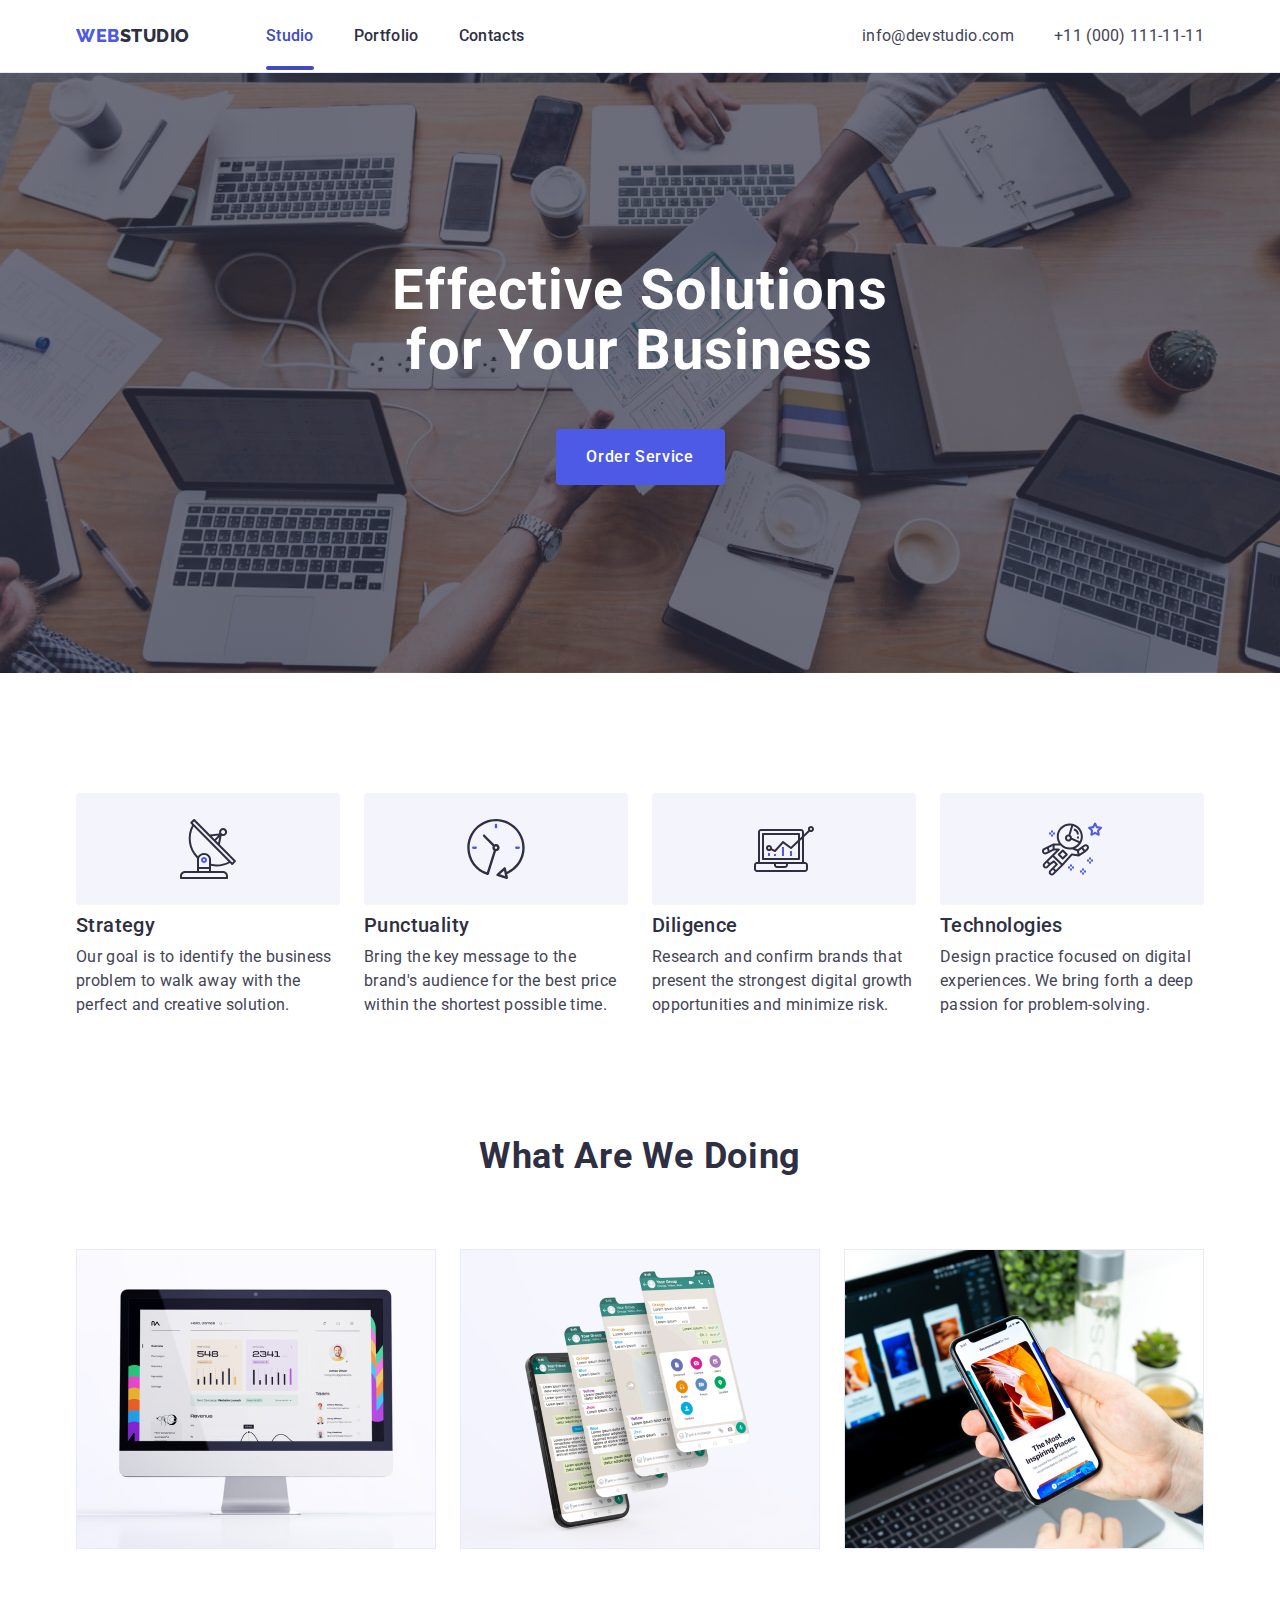
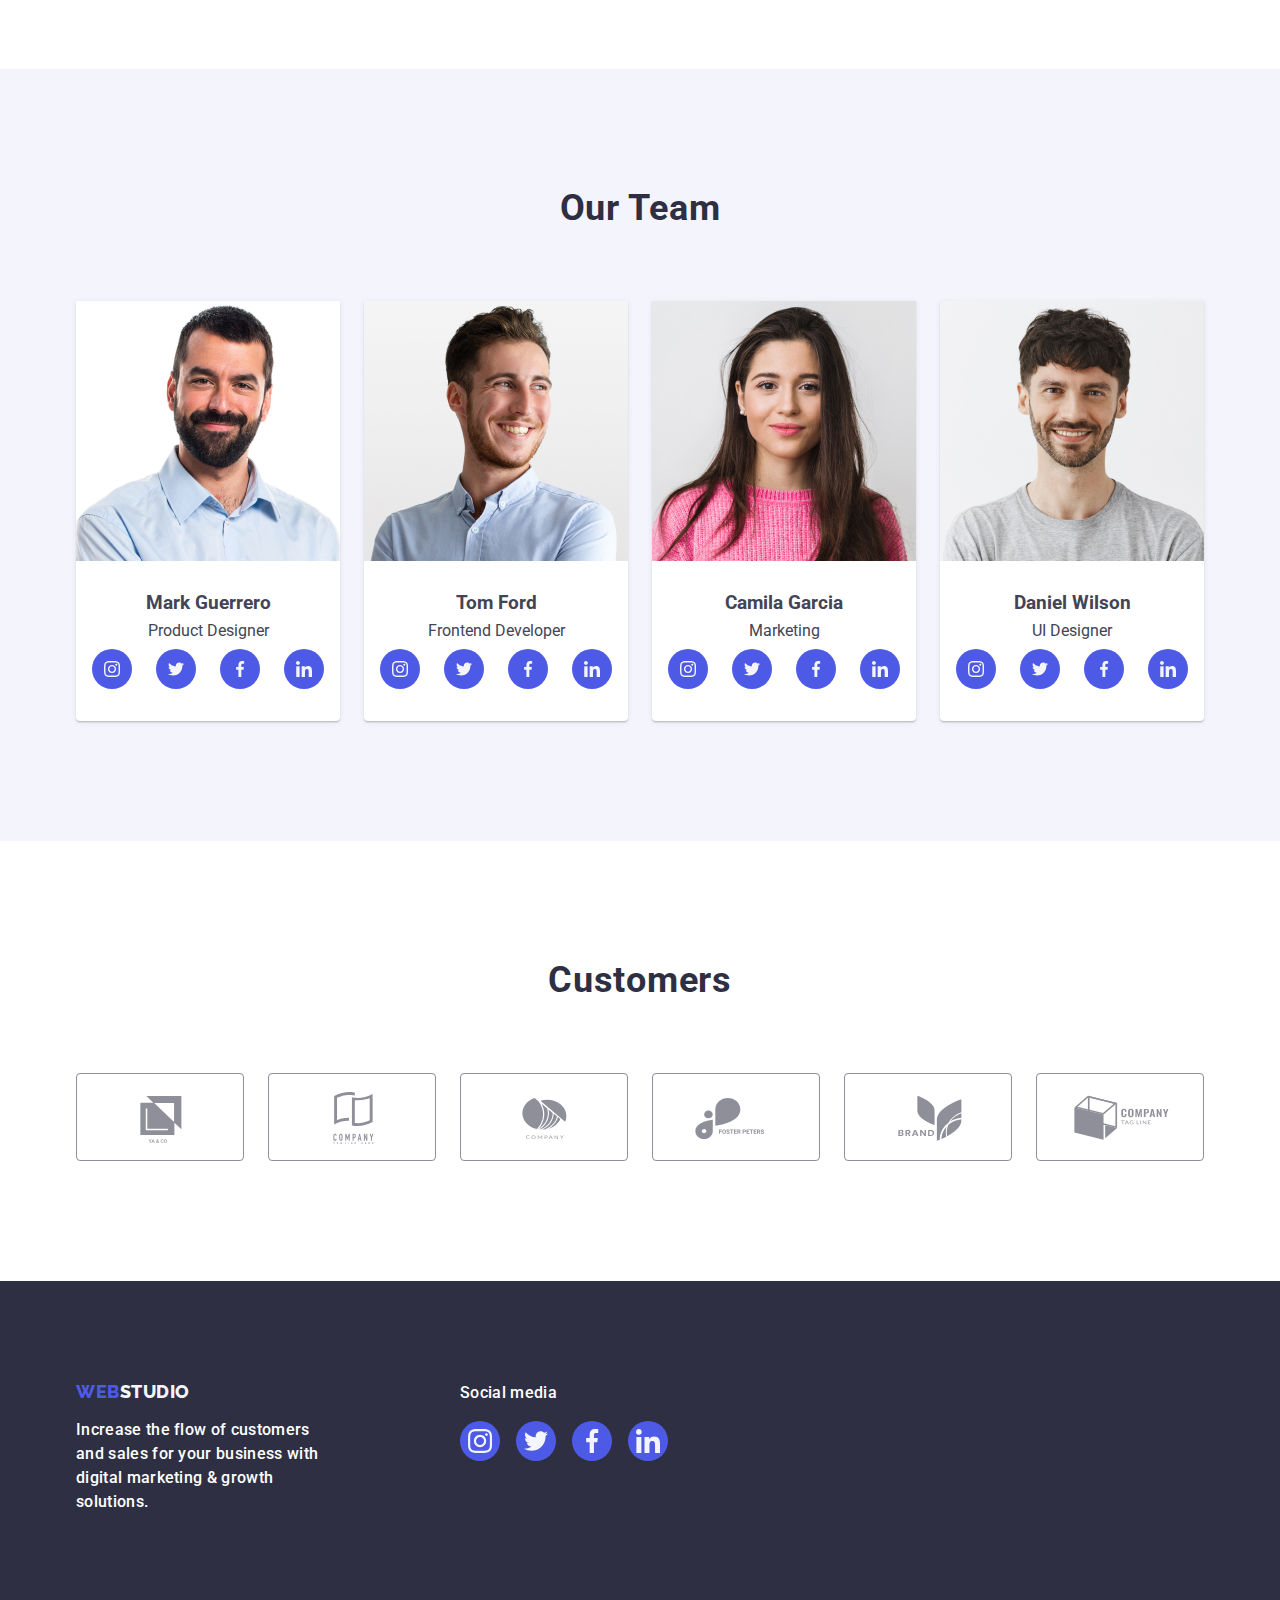
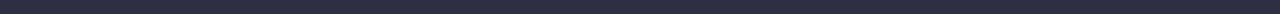
<file: index.html>
<!DOCTYPE html>
<html lang="en">

<head>
    <meta charset="UTF-8">
    <meta name="viewport" content="width=device-width, initial-scale=1.0">
    <link rel="preconnect" href="https://fonts.googleapis.com">
    <link rel="preconnect" href="https://fonts.gstatic.com" crossorigin>
    <link
        href="https://fonts.googleapis.com/css2?family=Raleway:wght@800&family=Roboto:wght@400;500;700;900&display=swap"
        rel="stylesheet">
    <title>webstudio</title>

    <link rel="stylesheet" href="./css/modern-normalize.min.css" />
    <link rel="stylesheet" href="./css/styles.css" />
</head>

<body>
    <header class="page-header">
        <div class="container header-container">
            <nav class="page-nav">
                <a class="logotype link" href="./index.html">Web<span class="logotype-black">Studio</span></a>

                <ul class="list menu">
                    <li class="menu-item">
                        <a class="menu-item-link current link" href="./index.html">Studio</a>
                    </li>
                    <li class="menu-item">
                        <a class="menu-item-link link" href="./portfolio.html">Portfolio</a>
                    </li>
                    <li class="menu-item">
                        <a class="menu-item-link link" href="">Contacts</a>
                    </li>
                </ul>
            </nav>

            <address class="header-contacts">
                <ul class="list contacts-list">
                    <li class="contacts-list-item">
                        <a class="contacts-list-item link" href="mailto:info@devstudio.com">info@devstudio.com</a>
                    </li>
                    <li class="contacts-list-item">
                        <a class="contacts-list-item link" href="tel:+110001111111">+11 (000) 111-11-11</a>
                    </li>
                </ul>
            </address>
        </div>
    </header>


    <main>
        <!-- hero -->
        <section class="hero">
            <div class="container">
                <h1 class="hero-heading">
                    Effective Solutions for Your Business
                </h1>
                <button data-modal-open class="nav-button" type="button">Order Service</button>

                <!-- #region 
                
                                ---------------------------------------------->
            </div>

        </section>

        <!-- benefits -->
        <section class="section-benefits">
            <div class="container">
                <h2 class="visually-hidden">Features</h2>
                <ul class="list benefits-list">
                    <li class="benefits-item">
                        <div class="section-two-icons">
                            <svg class="benefits-icon" width="64" height="64" aria-label="antenna">
                                <use href="./images/icons.svg#icon-antenna-1">
                                </use>
                            </svg>
                        </div>

                        <h3 class="h-three-headers">Strategy</h3>
                        <p class="p-of-second-section">
                            Our goal is to identify the business
                            problem to walk away with the perfect and creative solution.

                        </p>

                    </li>

                    <li class="benefits-item">
                        <div class="section-two-icons">
                            <svg class="benefits-icon" width="64" height="64" aria-label="antenna">
                                <use href="./images/icons.svg#icon-clock-1">
                                </use>
                            </svg>
                        </div>
                        <h3 class="h-three-headers">Punctuality</h3>
                        <p class="p-of-second-section">
                            Bring the key message to the brand's audience for the best price within
                            the shortest
                            possible
                            time.
                        </p>
                    </li>

                    <li class="benefits-item">
                        <div class="section-two-icons">
                            <svg class="benefits-icon" width="64" height="64" aria-label="antenna">
                                <use href="./images/icons.svg#icon-diagram-1">
                                </use>
                            </svg>
                        </div>
                        <h3 class="h-three-headers">Diligence</h3>
                        <p class="p-of-second-section">
                            Research and confirm brands that present the strongest digital growth
                            opportunities and
                            minimize
                            risk.
                        </p>
                    </li>
                    <li class="benefits-item">
                        <div class="section-two-icons">
                            <svg class="benefits-icon" width="64" height="64" aria-label="antenna">
                                <use href="./images/icons.svg#icon-astronaut-1">
                                </use>
                            </svg>
                        </div>
                        <h3 class="h-three-headers">Technologies</h3>
                        <p class="p-of-second-section">
                            Design practice focused on digital experiences. We bring forth a deep
                            passion for
                            problem-solving.
                        </p>
                    </li>

                </ul>
            </div>
        </section>

        <section class="section-whatwearedoing">
            <div class="container">

                <h2 class="second-heading">What are we doing</h2>
                <ul class="list section-three-list">
                    <li class="s-three-list-item">
                        <img src="./images/desktop_img.jpg" alt="desktop pc" width="360" height="300" />
                    </li>
                    <li class="s-three-list-item">
                        <img src="./images/mobiles_img.jpg" alt="cell phone" width="360" height="300" />
                    </li>
                    <li class="s-three-list-item">
                        <img src="./images/mob_and_desk.jpg" alt="desktop pc and cell phone" width="360" height="300" />
                    </li>
                </ul>
            </div>
        </section>

        <!-- Our team-->
        <section class="section-team">
            <div class="container">
                <h2 class="second-heading">Our Team</h2>
                <ul class="list team-list">
                    <li class="list-item-section-four">
                        <img src="./images/marc_guerrero_img.jpg" alt="photo of Marc Guerrero " width="264"
                            height="260" />
                        <div class="name-and-charge">
                            <h3 class="team-heading .h-three-headers">Mark Guerrero</h3>
                            <p class="p-of-second-fourth">Product Designer</p>
                            <ul class="social-list list">
                                <li class="social-list-item">

                                    <a class="social-icon" href="">
                                        <svg class="vector-image" width="16" height="16" aria-label="">
                                            <use href="./images/icons.svg#icon-instagram-2"></use>
                                        </svg>
                                    </a>

                                </li>
                                <li class="social-list-item">

                                    <a class="social-icon" href="">
                                        <svg class="vector-image" width="16" height="16" aria-label="insta-icon">
                                            <use href="./images/icons.svg#icon-twitter-1"></use>
                                        </svg>
                                    </a>

                                </li>
                                <li class="social-list-item">

                                    <a class="social-icon" href="">
                                        <svg class="vector-image" width="16" height="16" aria-label="">
                                            <use href="./images/icons.svg#icon-facebook-1"></use>
                                        </svg>
                                    </a>

                                </li>
                                <li class="social-list-item">

                                    <a class="social-icon" href="">
                                        <svg class="vector-image" width="16" height="16" aria-label="">
                                            <use href="./images/icons.svg#icon-linkedin-1"></use>
                                        </svg>
                                    </a>

                                </li>
                            </ul>
                        </div>

                    </li>
                    <li class="list-item-section-four">
                        <img src="./images/tom_ford_img.jpg" alt="photo of Tom Ford" width="264" height="260" />
                        <div class="name-and-charge">
                            <h3 class="team-heading .h-three-headers">Tom Ford</h3>
                            <p class="p-of-second-fourth">Frontend Developer</p>
                            <ul class="social-list list">
                                <li class="social-list-item">
                                    <a class="social-icon" href="">
                                        <svg class="vector-image" width="16" height="16" aria-label="">
                                            <use href="./images/icons.svg#icon-instagram-2"></use>
                                        </svg>
                                    </a>

                                </li>
                                <li class="social-list-item">

                                    <a class="social-icon" href="">
                                        <svg class="vector-image" width="16" height="16" aria-label="insta-icon">
                                            <use href="./images/icons.svg#icon-twitter-1"></use>
                                        </svg>
                                    </a>

                                </li>
                                <li class="social-list-item">

                                    <a class="social-icon" href="">
                                        <svg class="vector-image" width="16" height="16" aria-label="fb-icon">
                                            <use href="./images/icons.svg#icon-facebook-1"></use>
                                        </svg>
                                    </a>
                                </li>
                                <li class="social-list-item">

                                    <a class="social-icon" href="">
                                        <svg class="vector-image" width="16" height="16" aria-label="ln-icon">
                                            <use href="./images/icons.svg#icon-linkedin-1"></use>
                                        </svg>
                                    </a>

                                </li>
                            </ul>
                        </div>

                    </li>
                    <li class="list-item-section-four">
                        <img src="./images/camila_gercia_img.jpg" alt="photo of Camila Garcia" width="264"
                            height="260" />
                        <div class="name-and-charge">
                            <h3 class="team-heading .h-three-headers">Camila Garcia</h3>
                            <p class="p-of-second-fourth">Marketing</p>
                            <ul class="social-list list">
                                <li class="social-list-item">

                                    <a class="social-icon" href="">
                                        <svg class="vector-image" width="16" height="16" aria-label="">
                                            <use href="./images/icons.svg#icon-instagram-2"></use>
                                        </svg>
                                    </a>

                                </li>
                                <li class="social-list-item">

                                    <a class="social-icon" href="">
                                        <svg class="vector-image" width="16" height="16" aria-label="insta-icon">
                                            <use href="./images/icons.svg#icon-twitter-1"></use>
                                        </svg>
                                    </a>

                                </li>
                                <li class="social-list-item">

                                    <a class="social-icon" href="">
                                        <svg class="vector-image" width="16" height="16" aria-label="">
                                            <use href="./images/icons.svg#icon-facebook-1"></use>
                                        </svg>
                                    </a>

                                </li>
                                <li class="social-list-item">

                                    <a class="social-icon" href="">
                                        <svg class="vector-image" width="16" height="16" aria-label="">
                                            <use href="./images/icons.svg#icon-linkedin-1"></use>
                                        </svg>
                                    </a>

                                </li>
                            </ul>
                        </div>
                    </li>
                    <li class="list-item-section-four">
                        <img src="./images/daniel_wilson_img.jpg" alt="photo of Daniel Wilson" width="264"
                            height="260" />
                        <div class="name-and-charge">
                            <h3 class="team-heading .h-three-headers">Daniel Wilson</h3>
                            <p class="p-of-second-fourth">UI Designer</p>
                            <ul class="social-list list">
                                <li class="social-list-item">

                                    <a class="social-icon" href="">
                                        <svg class="vector-image" width="16" height="16" aria-label="">
                                            <use href="./images/icons.svg#icon-instagram-2"></use>
                                        </svg>
                                    </a>

                                </li>
                                <li class="social-list-item">

                                    <a class="social-icon" href="">
                                        <svg class="vector-image" width="16" height="16" aria-label="insta-icon">
                                            <use href="./images/icons.svg#icon-twitter-1"></use>
                                        </svg>
                                    </a>

                                </li>
                                <li class="social-list-item">

                                    <a class="social-icon" href="">
                                        <svg class="vector-image" width="16" height="16" aria-label="">
                                            <use href="./images/icons.svg#icon-facebook-1"></use>
                                        </svg>
                                    </a>

                                </li>
                                <li class="social-list-item">

                                    <a class="social-icon" href="">
                                        <svg class="vector-image" width="16" height="16" aria-label="">
                                            <use href="./images/icons.svg#icon-linkedin-1"></use>
                                        </svg>
                                    </a>

                                </li>
                            </ul>
                        </div>
                    </li>

                </ul>
            </div>
        </section>

        <!-- customers -->
        <section class="customers">
            <div class="container">
                <h2 class="second-heading">Customers</h2>
                <ul class="list customer-list">
                    <li class="customer-list-item">


                        <a class="logo-customer-color" href=""><svg class="customer-vector" width="104" height="56"
                                aria-label="customer icon">
                                <use href="./images/icons.svg#icon-Logo"></use>
                            </svg>
                        </a>

                    </li>

                    <li class="customer-list-item">


                        <a class="logo-customer-color" href=""><svg class="customer-vector" width="104" height="56"
                                aria-label="custoner one icon">
                                <use href="./images/icons.svg#icon-Logo-1"></use>
                            </svg>
                        </a>

                    </li>

                    <li class="customer-list-item">


                        <a class="logo-customer-color" href=""><svg class="customer-vector" width="104" height="56"
                                aria-label="customer two icon">
                                <use href="./images/icons.svg#icon-Logo-2"></use>
                            </svg>
                        </a>

                    </li>

                    <li class="customer-list-item">


                        <a class="logo-customer-color" href=""><svg class="customer-vector" width="104" height="56"
                                aria-label="customer three icon">
                                <use href="./images/icons.svg#icon-Logo-3a"></use>
                            </svg>
                        </a>

                    </li>

                    <li class="customer-list-item">


                        <a class="logo-customer-color" href=""><svg class="customer-vector" width="104" height="56"
                                aria-label="custoner four icon">
                                <use href="./images/icons.svg#icon-Logo-3"></use>
                            </svg>
                        </a>

                    </li>

                    <li class="customer-list-item">


                        <a class="logo-customer-color" href=""><svg class="customer-vector" width="104" height="56"
                                aria-label="custoner five icon">
                                <use href="./images/icons.svg#icon-Logo-5"></use>
                            </svg>
                        </a>

                    </li>

                </ul>
            </div>
        </section>


    </main>

    <footer class="footer-bg">
        <div class="container footer-flex">
            <div class="logo-p-footer">
                <a class="logotype logo-bottom link" href="./index.html">Web<span
                        class="logotype-white">Studio</span></a>
                <p class="footer-text">
                    Increase the flow of customers and sales for your business with digital marketing & growth
                    solutions.
                </p>
            </div>
            <div>
                <p class="footer-text">Social media</p>
                <ul class="social-list-footer list">
                    <li class="footer-sociallist-item">

                        <a class="social-icon-footer" href="">
                            <svg class="vector-footer" width="24" height="24" aria-label="">
                                <use href="./images/icons.svg#icon-instagram-2"></use>
                            </svg>
                        </a>

                    </li>
                    <li class="footer-sociallist-item">

                        <a class="social-icon-footer" href="">
                            <svg class="vector-footer" width="24" height="24" aria-label="insta-icon">
                                <use href="./images/icons.svg#icon-twitter-1"></use>
                            </svg>
                        </a>

                    </li>
                    <li class="footer-sociallist-item">

                        <a class="social-icon-footer" href="">
                            <svg class="vector-footer" width="24" height="24" aria-label="">
                                <use href="./images/icons.svg#icon-facebook-1"></use>
                            </svg>
                        </a>

                    </li>
                    <li class="footer-sociallist-item">

                        <a class="social-icon-footer" href="">
                            <svg class="vector-footer" width="24" height="24" aria-label="">
                                <use href="./images/icons.svg#icon-linkedin-1"></use>
                            </svg>
                        </a>

                    </li>
                </ul>
            </div>
        </div>
    </footer>
    <div class="backdrop is-hidden" data-modal>
        <div class="modal">

            <button data-modal-close class="close-btn" type="button">
                <svg class="close-button-icon" width="8" height="8" aria-label="modal window close icon">
                    <use href="./images/icons.svg#icon-close">
                    </use>

                </svg>
            </button>

        </div>

    </div>

    <script src="./js/modal.js"></script>
</body>

</html>
</file>
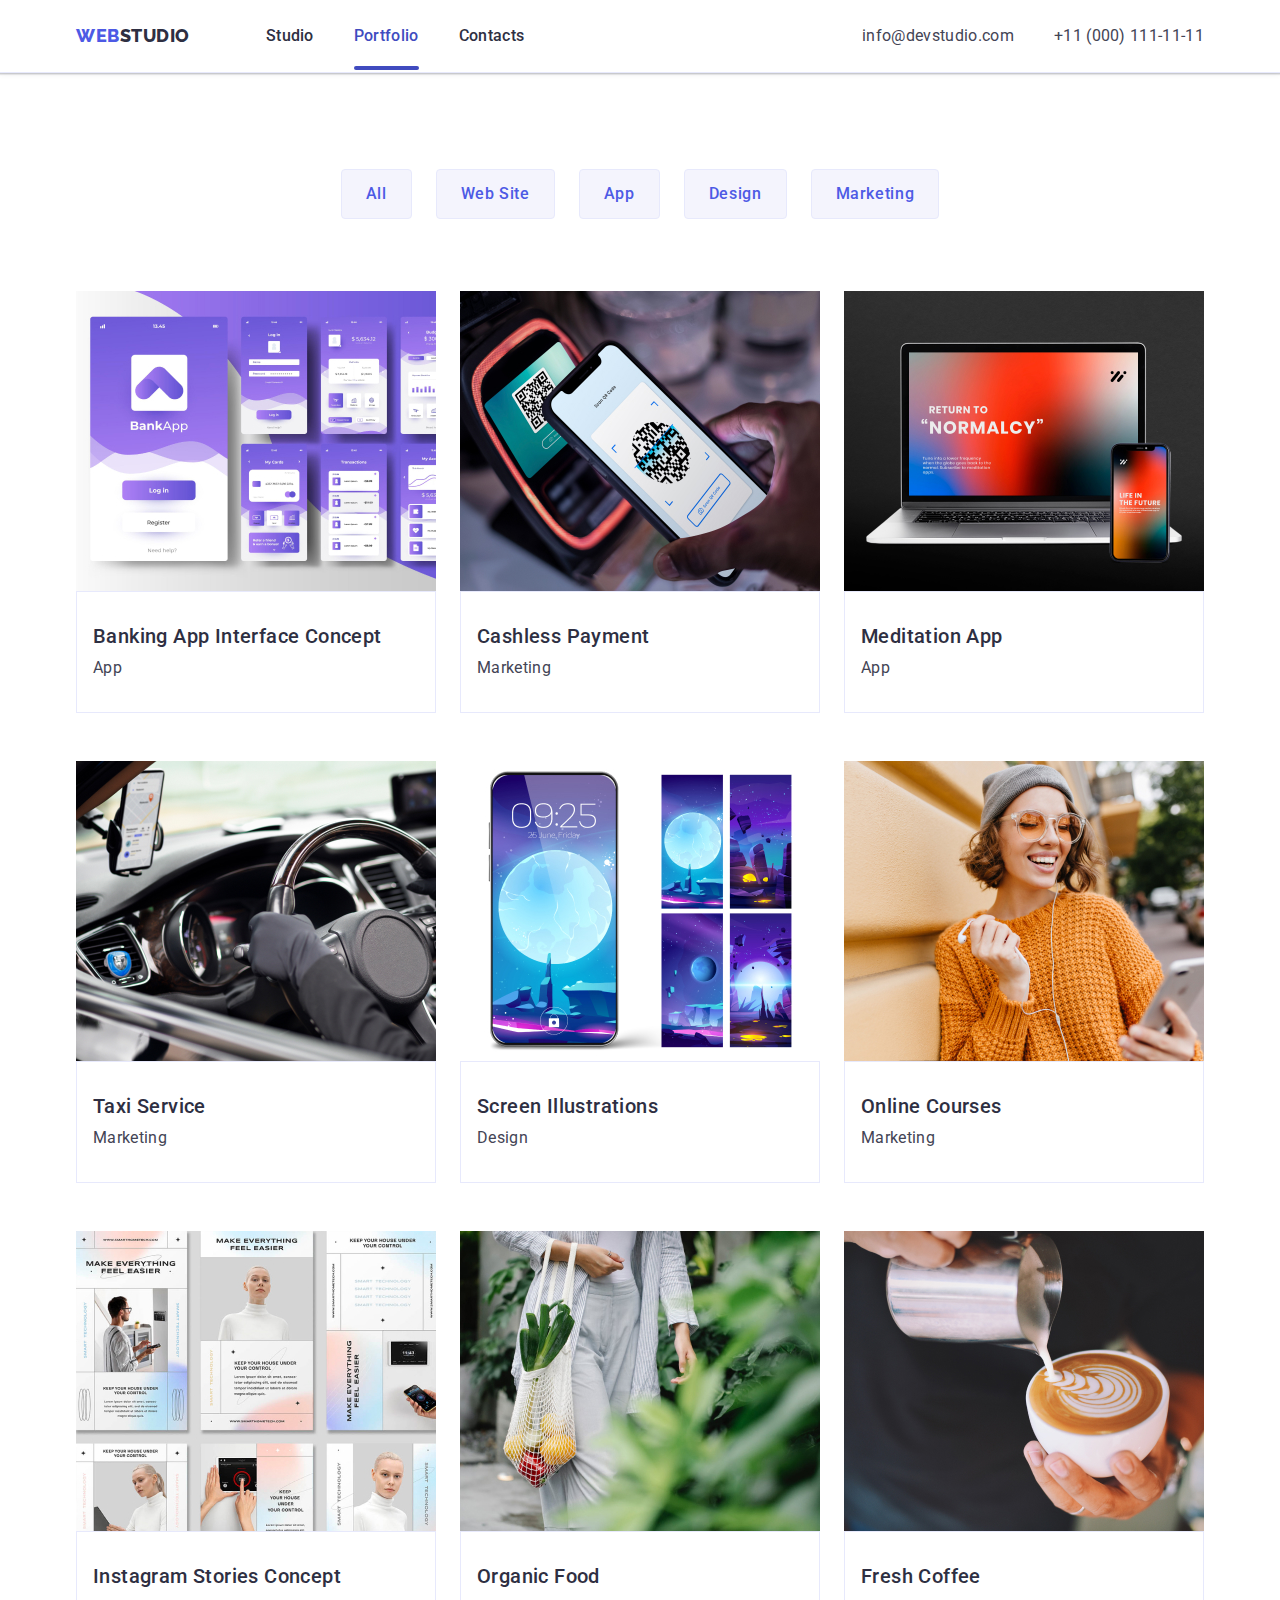
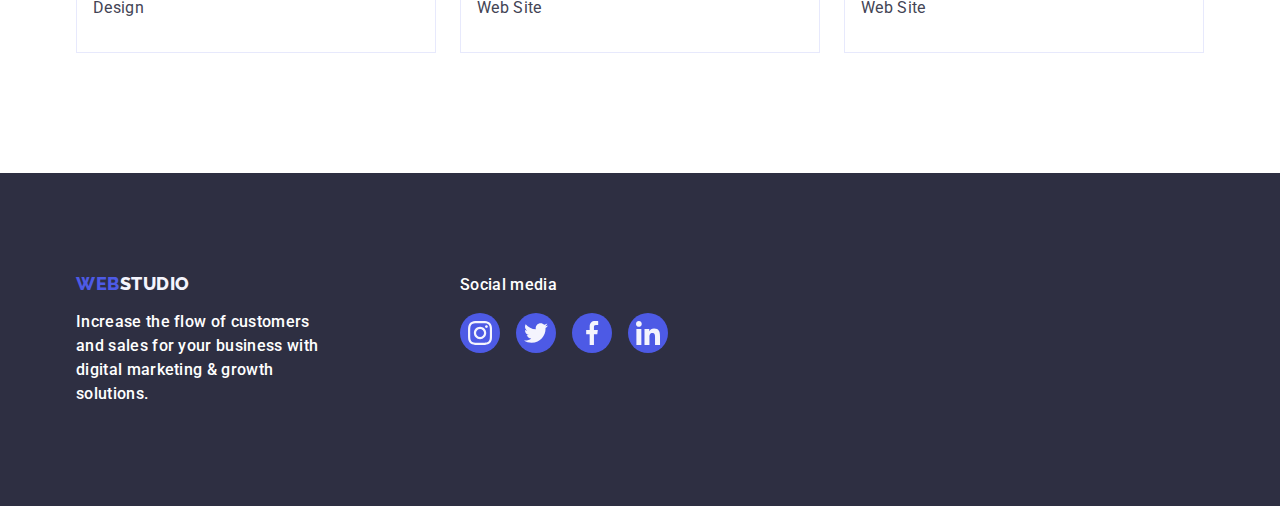
<file: portfolio.html>
<!DOCTYPE html>
<html lang="en">

<head>
    <meta charset="UTF-8">
    <meta name="viewport" content="width=device-width, initial-scale=1.0">
    <link rel="preconnect" href="https://fonts.googleapis.com">
    <link rel="preconnect" href="https://fonts.gstatic.com" crossorigin>
    <link
        href="https://fonts.googleapis.com/css2?family=Raleway:wght@800&family=Roboto:wght@400;500;700;900&display=swap"
        rel="stylesheet">
    <title>portfolio</title>

    <link rel="stylesheet" href="./css/modern-normalize.min.css" />
    <link rel="stylesheet" href="./css/styles.css" />

</head>

<body>

    <header class="page-header">
        <div class="container header-container">
            <nav class="page-nav">
                <a class="logotype link" href="./index.html">Web<span class="logotype-black">Studio</span></a>

                <ul class="list menu">
                    <li class="menu-item">
                        <a class="menu-item-link link" href="./index.html">Studio</a>
                    </li>
                    <li class="menu-item">
                        <a class="menu-item-link current link" href="./portfolio.html">Portfolio</a>
                    </li>
                    <li class="menu-item">
                        <a class="menu-item-link link" href="">Contacts</a>
                    </li>
                </ul>
            </nav>

            <address class="header-contacts">
                <ul class="list contacts-list">
                    <li class="contacts-list-item">
                        <a class="contacts-list-item link" href="mailto:info@devstudio.com">info@devstudio.com</a>
                    </li>
                    <li class="contacts-list-item">
                        <a class="contacts-list-item link" href="tel:+110001111111">+11 (000) 111-11-11</a>
                    </li>
                </ul>
            </address>
        </div>
    </header>



    <main>
        <section class="main-section">
            <div class="container">

                <h1 class="visually-hidden">web studio project cards</h1>
                <!-- button menu -->

                <ul class="portfolio-list list">
                    <li>
                        <button class="portfolio-button" type="button">All</button>
                    </li>

                    <li>
                        <button class="portfolio-button" type="button">Web Site</button>
                    </li>

                    <li>
                        <button class="portfolio-button" type="button">App</button>
                    </li>

                    <li>
                        <button class="portfolio-button" type="button">Design</button>
                    </li>

                    <li>
                        <button class="portfolio-button" type="button">Marketing</button>
                    </li>

                </ul>


                <ul class="project-cards list">
                    <li class="project-cards-li-item">
                        <a class="project-cards-link link" href="">
                            <div class="div-project-cards-link-wrapper">
                                <img src="./images/banking-app.jpg" alt="banking app screenshot" width="360"
                                    height="300" />
                                <p class="overlay">14 Stylish and User-Friendly App Design Concepts · Task Manager App ·
                                    Calorie Tracker App · Exotic Fruit Ecommerce App ·
                                    Cloud Storage App</p>
                            </div>
                            <div class="cards-div">
                                <h2 class="h-two-headers">Banking App Interface Concept</h2>
                                <p class="p-of-fourth-section">App</p>
                            </div>
                        </a>

                    </li>

                    <li class="project-cards-li-item">
                        <a class="project-cards-link link" href="">
                            <div class="div-project-cards-link-wrapper">
                                <img src="./images/cashless-pay.jpg" alt="cashless payment" width="360" height="300" />
                                <p class="overlay">14 Stylish and User-Friendly App Design Concepts · Task Manager App ·
                                    Calorie Tracker App · Exotic Fruit Ecommerce App ·
                                    Cloud Storage App</p>
                            </div>
                            <div class="cards-div">
                                <h2 class="h-two-headers">Cashless Payment</h2>
                                <p class="p-of-fourth-section">Marketing</p>
                            </div>
                        </a>
                    </li>

                    <li class="project-cards-li-item">
                        <a class="project-cards-link link" href="">
                            <div class="div-project-cards-link-wrapper">
                                <img src="./images/meditation-app.jpg" alt="laptop and cell phone" width="360"
                                    height="300" />
                                <p class="overlay">14 Stylish and User-Friendly App Design Concepts · Task Manager App ·
                                    Calorie Tracker App · Exotic Fruit Ecommerce App ·
                                    Cloud Storage App</p>
                            </div>
                            <div class="cards-div">
                                <h2 class="h-two-headers">Meditation App</h2>
                                <p class="p-of-fourth-section">App</p>
                            </div>
                        </a>
                    </li>

                    <li class="project-cards-li-item">
                        <a class="project-cards-link link" href="">
                            <div class="div-project-cards-link-wrapper">
                                <img src="./images/taxi-service.jpg" alt="steering wheel with driver's hands on it"
                                    width="360" height="300" />
                                <p class="overlay">14 Stylish and User-Friendly App Design Concepts · Task Manager App ·
                                    Calorie Tracker App · Exotic Fruit Ecommerce App ·
                                    Cloud Storage App</p>
                            </div>
                            <div class="cards-div">
                                <h2 class="h-two-headers">Taxi Service</h2>
                                <p class="p-of-fourth-section">Marketing</p>
                            </div>
                        </a>
                    </li>

                    <li class="project-cards-li-item">
                        <a class=" project-cards-link link" href="">
                            <div class="div-project-cards-link-wrapper">
                                <img src="./images/screen-illustration.jpg" alt="cell phone screen images" width="360"
                                    height="300" />
                                <p class="overlay">14 Stylish and User-Friendly App Design Concepts · Task Manager App ·
                                    Calorie Tracker App · Exotic Fruit Ecommerce App ·
                                    Cloud Storage App</p>
                            </div>
                            <div class="cards-div">
                                <h2 class="h-two-headers">Screen Illustrations</h2>
                                <p class="p-of-fourth-section">Design</p>
                            </div>
                        </a>
                    </li>

                    <li class="project-cards-li-item">
                        <a class=" project-cards-link link" href="">
                            <div class="div-project-cards-link-wrapper">
                                <img src="./images/online-courses.jpg" alt="a smiling womag stares at her cell phone"
                                    width="360" height="300" />
                                <p class="overlay">14 Stylish and User-Friendly App Design Concepts · Task Manager App ·
                                    Calorie Tracker App · Exotic Fruit Ecommerce App ·
                                    Cloud Storage App</p>
                            </div>
                            <div class="cards-div">
                                <h2 class="h-two-headers">Online Courses</h2>
                                <p class="p-of-fourth-section">Marketing</p>
                            </div>
                        </a>
                    </li>

                    <li class="project-cards-li-item">
                        <a class=" project-cards-link link" href="">
                            <div class="div-project-cards-link-wrapper">
                                <img src="./images/insta-stories.jpg"
                                    alt="several screenshots with heading make everything easier" width="360"
                                    height="300" />
                                <p class="overlay">14 Stylish and User-Friendly App Design Concepts · Task Manager App ·
                                    Calorie Tracker App · Exotic Fruit Ecommerce App ·
                                    Cloud Storage App</p>
                            </div>
                            <div class="cards-div">
                                <h2 class="h-two-headers">Instagram Stories Concept</h2>
                                <p class="p-of-fourth-section">Design</p>
                            </div>
                        </a>
                    </li>

                    <li class="project-cards-li-item">
                        <a class="project-cards-link link" href="">
                            <div class="div-project-cards-link-wrapper">
                                <img src="./images/organic-food.jpg" alt="woman is carrying a bag of vegetables"
                                    width="360" height="300" />
                                <p class="overlay">14 Stylish and User-Friendly App Design Concepts · Task Manager
                                    App ·
                                    Calorie Tracker App · Exotic Fruit Ecommerce App ·
                                    Cloud Storage App</p>
                            </div>
                            <div class="cards-div">
                                <h2 class="h-two-headers">Organic Food</h2>
                                <p class="p-of-fourth-section">Web Site</p>
                            </div>
                        </a>
                    </li>

                    <li class="project-cards-li-item">
                        <a class="project-cards-link link" href="">
                            <div class="div-project-cards-link-wrapper">
                                <img src="./images/fresh-coffee.jpg" alt="the hands makes a cup of cappucino"
                                    width="360" height="300" />
                                <p class="overlay">14 Stylish and User-Friendly App Design Concepts · Task Manager App ·
                                    Calorie Tracker App · Exotic Fruit Ecommerce App ·
                                    Cloud Storage App</p>
                            </div>
                            <div class="cards-div">
                                <h2 class="h-two-headers">Fresh Coffee</h2>
                                <p class="p-of-fourth-section">Web Site</p>
                            </div>
                        </a>
                    </li>

                </ul>
            </div>
        </section>


    </main>

    <footer class="footer-bg">
        <div class="container footer-flex">
            <div class="logo-p-footer">
                <a class="logotype logo-bottom link" href="./index.html">Web<span
                        class="logotype-white">Studio</span></a>
                <p class="footer-text">
                    Increase the flow of customers and sales for your business with digital marketing & growth
                    solutions.
                </p>
            </div>
            <div>
                <p class="footer-text">Social media</p>
                <ul class="social-list-footer list">
                    <li class="footer-sociallist-item">

                        <a class="social-icon-footer" href="">
                            <svg class="vector-footer" width="24" height="24" aria-label="">
                                <use href="./images/icons.svg#icon-instagram-2"></use>
                            </svg>
                        </a>

                    </li>
                    <li class="footer-sociallist-item">

                        <a class="social-icon-footer" href="">
                            <svg class="vector-footer" width="24" height="24" aria-label="insta-icon">
                                <use href="./images/icons.svg#icon-twitter-1"></use>
                            </svg>
                        </a>

                    </li>
                    <li class="footer-sociallist-item">

                        <a class="social-icon-footer" href="">
                            <svg class="vector-footer" width="24" height="24" aria-label="">
                                <use href="./images/icons.svg#icon-facebook-1"></use>
                            </svg>
                        </a>

                    </li>
                    <li class="footer-sociallist-item">

                        <a class="social-icon-footer" href="">
                            <svg class="vector-footer" width="24" height="24" aria-label="">
                                <use href="./images/icons.svg#icon-linkedin-1"></use>
                            </svg>
                        </a>

                    </li>
                </ul>
            </div>
        </div>
    </footer>
</body>

</html>
</file>
<file: css/styles.css>
:root {
    --body-color: #434455;
    --logo-blue: #4D5AE5;
    --background-color: white;
    --text-color: #2E2F42;
    --hover-color: #404BBF;
    --button-background: #F4F4FD;
    --header-underline: #e7e9fc;
    --green: #31D0AA;
    --border-icon: #8E8F99;
    --white:#ffffff;




}
h1,h2,h3,h4,h5,h6,p {
    margin-top: 0;
    margin-bottom: 0;

}

ul {
    padding-left: 0;
    margin-top: 0;
    margin-bottom: 0;
}

img {
    display: block;
}

.container {
    width: 1158px;
    margin-left: auto;
    margin-right: auto;
    padding-left: 15px;
    padding-right: 15px;
}

body {
    font-family: "Roboto", sans-serif;
    color: var(--body-color);
    background-color: var(--background-color);


}

.list {
    list-style: none;
}

.link {
    text-decoration: none;
}

button {
    cursor: pointer;
}


/*========= header ===========*/
.page-header{
    box-shadow: 0px 2px 1px rgba(46, 47, 66, 0.08),
        0px 1px 1px rgba(46, 47, 66, 0.16),
        0px 1px 6px rgba(46, 47, 66, 0.08);
}

.logotype {
    color: var(--logo-blue);
        font-family: 'Raleway', sans-serif;
        font-size: 18px;
        font-style: normal;
        font-weight: 800;
        line-height: 1.17;
        letter-spacing: 0.03em;
        text-transform: uppercase;
        margin-right: 76px;
        }


.logotype-black {
        color: var(--text-color);
}




.menu-item-link {
    color: var(--text-color);
    font-weight: 500;
    line-height: 1.5;
    letter-spacing: 0.02em;
    padding: 24px 0;
    transition: color 250ms cubic-bezier(0.4, 0, 0.2, 1);
    position: relative;
   


}

.menu-item-link:hover, .menu-item-link:focus {
    color: var(--hover-color);
}

.header-contacts {
    font-style: normal;
    line-height: 1.5;
    letter-spacing: 0.02em;
    color: var(--body-color);
    text-decoration: none;
}

.header-contacts:hover,
.header-contacts:focus {
    color: var(--hover-color);
}
        

.contacts-list-item {
color: var(--body-color);
font-style: normal;
transition: color 250ms cubic-bezier(0.4, 0, 0.2, 1);
}

.contacts-list-item:hover, .contacts-list-item:focus {
    color: var(--hover-color);
}




/*================= pseudoelement ==========*/

.current {
    position: relative;
    color:var(--hover-color);



}

.current::after {
    display: block;
    content: "";
    position:absolute;
    left: 0;
    bottom: -1px;
    width: 100%;
    height: 4px;
    border-radius: 2px;
    background-color: var(--hover-color);
}




/*========= /header ===========*/



/*===index====*/
.hero {
    background-color: var(--text-color);
    background-image: linear-gradient(rgba(46, 47, 66, 0.70),
    rgba(46, 47, 66, 0.70)), url("../images/hero-bg.jpg");
    max-width: 1440px;
    background-size: cover;
    background-repeat: no-repeat;
    background-position: center;
    margin-left: auto;
    margin-right: auto;
}

.h-three-headers {
    color: var(--text-color);
        font-family: 'Roboto', sans-serif;
        font-size: 20px;
        font-style: normal;
        font-weight: 500;
        line-height: 1.2;
        letter-spacing: 0.4px;
        margin-bottom: 8px;
}

.hero-heading {
    color: var(--background-color);
        text-align: center;
        font-family: 'Roboto', sans-serif;
        font-size: 56px;
        font-style: normal;
        font-weight: 700;
        line-height: 1.07;        
        letter-spacing: 1.12px;
        margin-left: auto;
        margin-right:auto;
        margin-bottom: 48px;
}


.nav-button {
    display: block;
    min-width: 169px;
    height: 56px;
    border: none;
    border-radius: 4px;
    color: var(--background-color);
    background: var(--logo-blue);
        text-align: center;
        font-family: "Roboto", sans-serif;
        font-size: 16px;
        font-style: normal;
        font-weight: 500;
        line-height: 1.5;
        letter-spacing: 0.04em;
        margin-left: auto;
        margin-right: auto;
        transition: background-color 250ms cubic-bezier(0.4, 0, 0.2, 1)
}



.nav-button:hover,
.nav-button:focus {
    color: var(--background-color);
    background-color: var(--hover-color);

}


.p-of-second-section {
    line-height: 1.5;
    letter-spacing: 0.02em;
   

}

.second-heading {
    font-size: 36px;
    line-height: 1.11;
    text-align: center;
    letter-spacing: 0.02em;
    text-transform: capitalize;
    color: var(--text-color);
    margin-bottom: 72px;


}

.section-team {
    background-color: var(--button-background);
}

.list-item-section-four {
    background-color: var(--background-color);
}


.logotype-white {
    color: var(--button-background);
}

.footer-text {
    line-height: 1.5;
    color: var(--button-background);
    letter-spacing: 0.02em;
    
}

.h-two-headers {
    font-weight: 500;
    font-size: 20px;
    line-height: 1.2;
    letter-spacing: 0.02em;
    color: var(--text-color);

}

.p-of-fourth-section {
    line-height: 1.5;
    letter-spacing: 0.02em;
    color: var(--body-color);

}



.portfolio-button {
    color: var(--logo-blue);
    background-color: var(--button-background);
    text-align: center;
    font-family: "Roboto", sans-serif;
    font-size: 16px;
    font-style: normal;
    font-weight: 500;
    line-height: 1.5;
    letter-spacing: 0.04em;
    padding: 12px 24px;
    border: 1px solid var(--header-underline);
    border-radius: 4px;
    transition: color 250ms cubic-bezier(0.4, 0, 0.2, 1),
        background-color 250ms cubic-bezier(0.4, 0, 0.2, 1),
        border-color 250ms cubic-bezier(0.4, 0, 0.2, 1),
        box-shadow 250ms cubic-bezier(0.4, 0, 0.2, 1);
   
    }





.portfolio-button:hover,
.portfolio-button:focus {
    color: var(--background-color);
    background-color: var(--hover-color);
    border: 1px solid transparent;
    box-shadow: 0px 3px 1px rgba(0, 0, 0, 0.1), 0px 2px 1px rgba(0, 0, 0, 0.08), 0px 2px 2px rgba(0, 0, 0, 0.12);
}


.page-nav {
    display: flex;
}

.menu {
    display: flex;
    gap: 40px;
}

.header-container {
    display: flex;
    justify-content: space-between;
}

.contacts-list {
    display: flex;
    gap: 40px;

}


.page-header {
      border-bottom: 1px solid var(--header-underline);
    padding: 24px 0;
}

.page-nav {
    align-items: center;
}


/*============== Section one ==============*/

.hero {
    padding: 188px 0;
}

.hero-heading {
    max-width: 496px;
    
}


/*================ Section two =============*/

.visually-hidden {
    position: absolute;
    width: 1px;
    height: 1px;
    margin: -1px;
    border: 0;
    padding: 0;

    white-space: nowrap;
    clip-path: inset(100%);
    clip: rect(0 0 0 0);
    overflow: hidden;
}

.benefits-list {
    display: flex;
    gap: 24px;

}

.benefits-item {
    width: calc((100% - 72px) / 4); 
}

.section-benefits {
    padding-top: 120px;
    padding-bottom: 120px;
}

.section-two-icons {
    display:flex;
    align-items: center;
    justify-content: center;
    height: 112px;
    background-color: var(--button-background);
    border-radius: 4px;
    margin-bottom: 8px;


}

.benefits-icon {
  margin: 24px 102px;
  background-color: var(--button-background);
  border-radius: 4px;
}




/* =============== Section three ===========*/

.section-whatwearedoing {
    padding-bottom: 120px;

}

.section-three-list {
    display:flex;
    gap: 24px;

}

.s-three-list-item {
    width: calc((100% - 48px) / 3); 
}


/* ================ Section four ==============*/

.section-team {
    padding-top: 120px;
    padding-bottom: 120px;
}

.team-list {
    display: flex;
    gap: 24px;

}

.list-item-section-four {
    width: calc((100% - 72px) / 4);
    border-radius: 0px 0px 4px 4px;
    background-color: white;
    box-shadow: 0px 2px 1px 0px rgba(46, 47, 66, 0.08), 0px 1px 1px 0px rgba(46, 47, 66, 0.16), 0px 1px 6px 0px rgba(46, 47, 66, 0.08);

}

.name-and-charge {
    padding: 32px 0;
   /* background-color: var(--button-background);*/
}

.team-heading {
    text-align: center;
    margin-bottom: 8px;

}

.p-of-second-fourth {
    text-align: center;
    margin-bottom: 8px;
}

.social-list {
    display: flex;
    justify-content: center;
    margin-top: 8px;
    gap: 24px;
  
    
}


.social-list-item {
    width: 40px;
    height: 40px;

}

.social-icon {
    width: 100%;
    height: 100%;
    background-color: var(--logo-blue);
    border-radius: 50%;
    display: flex;
    align-items: center;
    justify-content: center;
    transition: background-color 250ms cubic-bezier(0.4, 0, 0.2, 1);
    fill: var(--button-background);

}

.social-icon:hover, .social-icon:focus {
background-color: var(--hover-color);
}

/*================= SVG =================*/
.vector-image {
    width: 16px;
    height: 16px;
}


/* ================ footer =====================*/


.footer-bg {
padding-top: 100px;
padding-bottom: 100px;
background-color: var(--text-color);
}

.footer-flex {
    display: flex;
    align-items: baseline;

}

.logo-p-footer {
    margin-right: 120px;
}

.logo-bottom {
display: inline-block;
margin-bottom: 16px;
}

.footer-text {
    max-width: 264px;
    font-weight: 500;
    color: var(--white);

}

.footer-sociallist-item {
width: 40px;
height: 40px;

}

.social-list-footer {
   display: flex;
   
    margin-top: 16px;
   gap: 16px;
}

.vector-footer {
    fill: var(--button-background);
}

.social-icon-footer {
    display: flex;
    width: 40px;

    height: 40px;
    background-color: var(--logo-blue);
    border-radius: 50%;
    justify-content: center;
    align-items: center;
    transition: background-color 250ms cubic-bezier(0.4, 0, 0.2, 1);
}

.social-icon-footer:hover,
.social-icon-footer:focus {
    background-color: var(--green);
}

   /*==========section five=================*/
  

.customer-list {
    display: flex;
    gap: 24px;
    margin-left: auto;
    margin-right: auto;
}


.logo-customer-color {
    height: 100%;
    width: 100%;
    border: 1px solid var(--border-icon);
    border-radius: 4px;
    display: flex;
    align-items: center;
    justify-content: center;
    color: var(--border-icon);
    transition: border-color 250ms cubic-bezier(0.4, 0, 0.2, 1),
        color 250ms cubic-bezier(0.4, 0, 0.2, 1);
}

.logo-customer-color:hover, .logo-customer-color:focus {
    color: var(--hover-color);
    border-color: var(--hover-color)
}
    
.customers {
    padding-top: 120px;
    padding-bottom: 120px;
}

.customer-list-item {
height: 88px;
width: calc((100% - 120px) / 6);
}

.customer-vector {
    fill: currentColor;
}

/* =================== Portfolio ====================*/

.main-section {
    padding-top: 96px;
    padding-bottom: 120px;
}

.portfolio-list {
    display: flex;
    justify-content: center;
    gap: 24px;
    margin-bottom: 72px;
}

.project-cards {
    display: flex;
    flex-wrap: wrap;
    column-gap: 24px;
    row-gap: 48px;

}


.cards-div {
    padding: 32px 16px;
    border-top: none;
    border: 1px solid var(--header-underline);

}

.project-cards-link {
display: block;
transition: box-shadow 250ms cubic-bezier(0.4, 0, 0.2, 1);

}

.project-cards-link:hover, .project-cards-link:focus {
    box-shadow: 0px 1px 6px rgba(46, 47, 66, 0.08),
        0px 1px 1px rgba(46, 47, 66, 0.16),
        0px 2px 1px rgba(46, 47, 66, 0.08);
    
}
/*
.project-cards-link:hover,
.project-cards-link:focus .overlay{
    transform: translatey(0%);
}*/


.h-two-headers {
    margin-bottom: 8px;
}

.overlay {
    position: absolute;
    top: 0;
    left: 0;
    width: 100%;
    height: 100%;
    line-height: 1.5;
    letter-spacing: 0.32px;
color: var(--button-background);
padding: 40px 32px;
background-color: var(--logo-blue);
transform: translatey(100%);
transition: transform 250ms cubic-bezier(0.4, 0, 0.2, 1);

}

.div-project-cards-link-wrapper {
    position: relative;
    overflow: hidden;

}

.project-cards-link:hover .overlay {
    transform: translatey(0%);
}

.project-cards-link:focus .overlay {
    transform: translatey(0%);

}


/* ================ BACKDROP ================ */
.backdrop {
    position: fixed;
    top: 0;
    left: 0;
    z-index: 9999;
    width: 100%;
    height: 100%;
    background-color: rgba(46, 47, 66, 0.4);

    transition: opacity 250ms cubic-bezier(0.4, 0, 0.2, 1), visibility 250ms cubic-bezier(0.4, 0, 0.2, 1);
}



.is-hidden {
    opacity: 0;
    visibility: hidden;
    pointer-events: none;
}

/* ================ /BACKDROP ================ */

/* ================ MODAL WINDOW ================ */
.modal {
    position: absolute;
    top: 50%;
    left: 50%;
    transform: translate(-50%, -50%) scale(1);
    margin-left: auto;
    margin-right: auto;
    width: 408px;
    min-height: 584px;
    box-shadow: 0px 1px 1px rgba(0, 0, 0, 0.14),
        0px 1px 3px rgba(0, 0, 0, 0.12),
        0px 2px 1px rgba(0, 0, 0, 0.2);
        border-radius: 4px;
        transition: transform 250ms cubic-bezier(0.4, 0, 0.2, 1);
    background-color: #fcfcfc;
    }

.close-btn {
    position: absolute;
  top: 24px;
    right: 24px;
    width: 24px;
    height: 24px;
    border-radius: 50%;
    border: 1px solid rgba(0, 0, 0, 0.1);
    display: flex;
    align-items: center;
    justify-content: center;
    background-color: #e7e9fc;
    transition: background-color 250ms cubic-bezier(0.4, 0, 0.2, 1), border 250ms cubic-bezier(0.4, 0, 0.2, 1);
    padding: 0;
    line-height: 0;
}

.close-btn:hover, .close-btn:focus {
    background-color: var(--hover-color);
border: none;
fill: var(--white);

}

.close-button-icon {
   /* stroke: var(--text-color);*/
    border-radius: 50%;
   /* background-color: #e7e9fc;
    border: 1px solid rgba(0, 0, 0, 0.1);*/
    transition: fill 250ms cubic-bezier(0.4, 0, 0.2, 1);
}

/* ================ /MODAL WINDOW ================ */



/*============= pseudo =================*/
</file>
